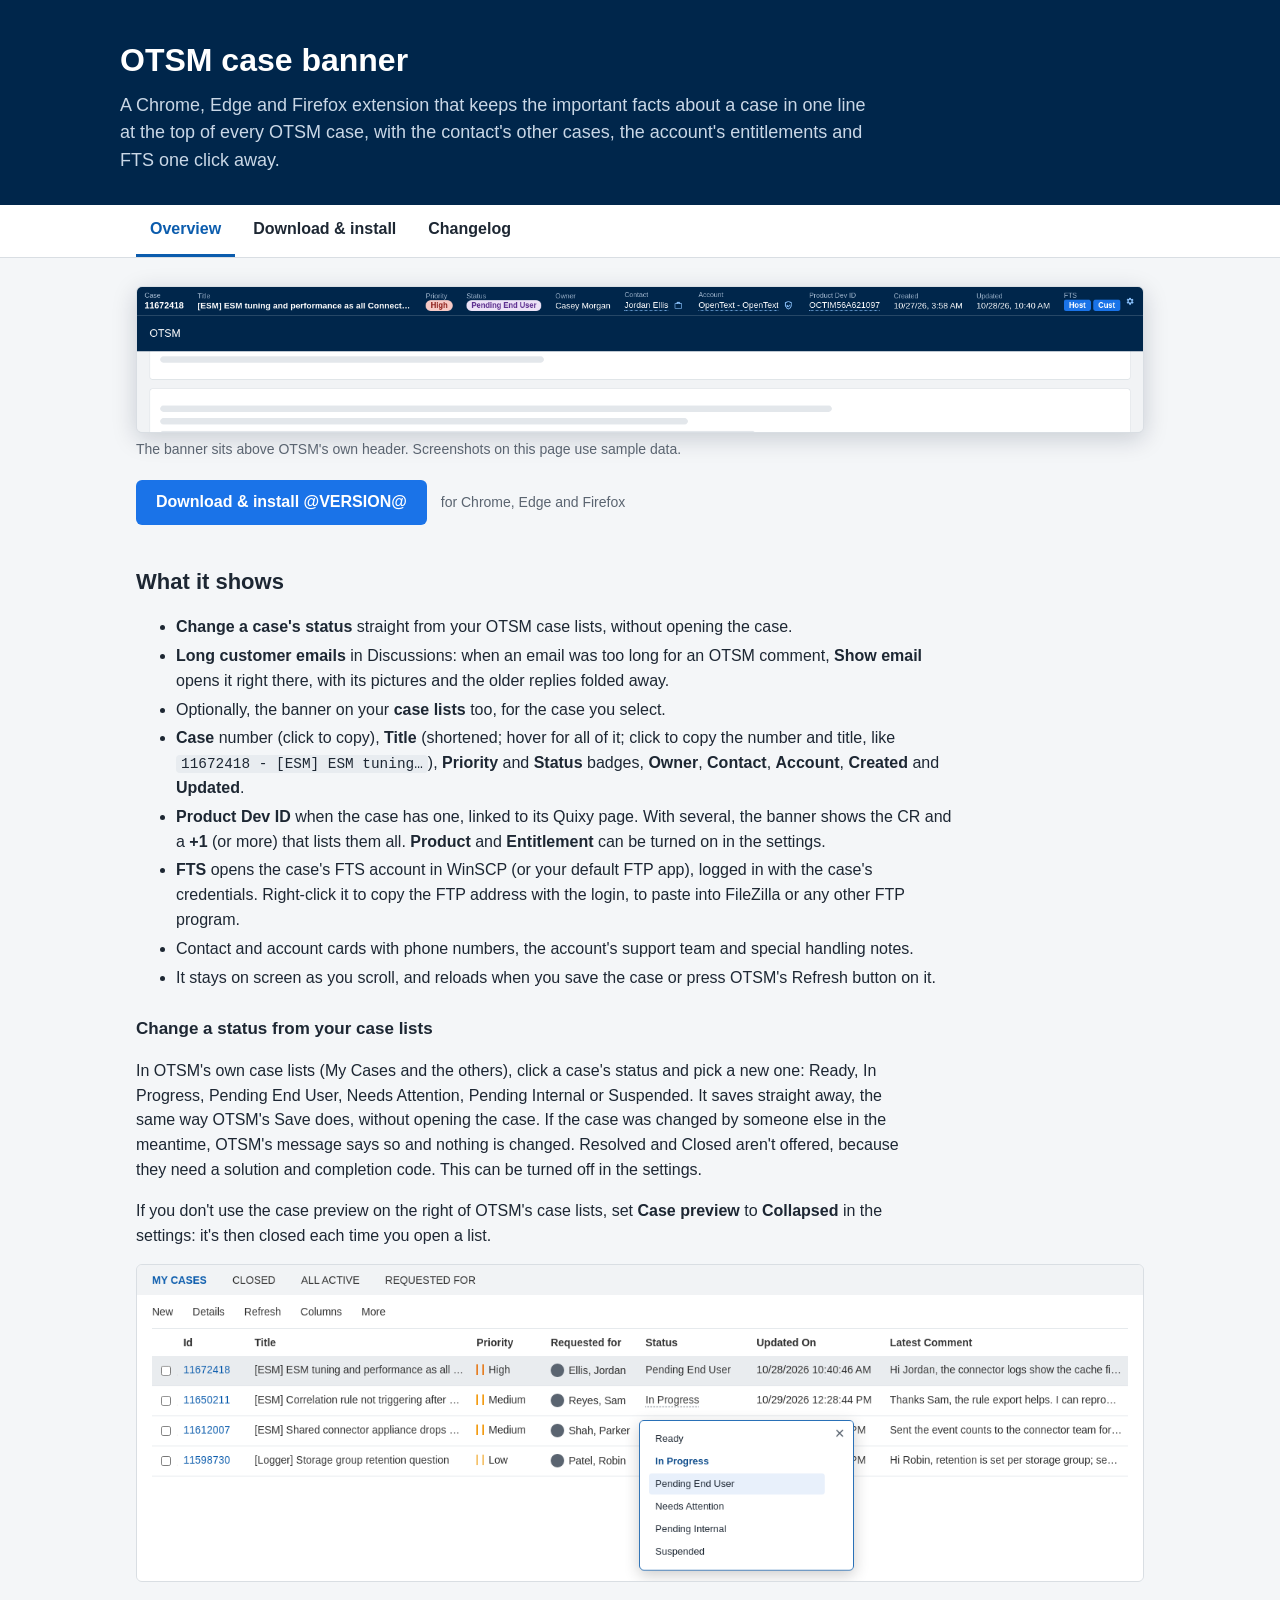
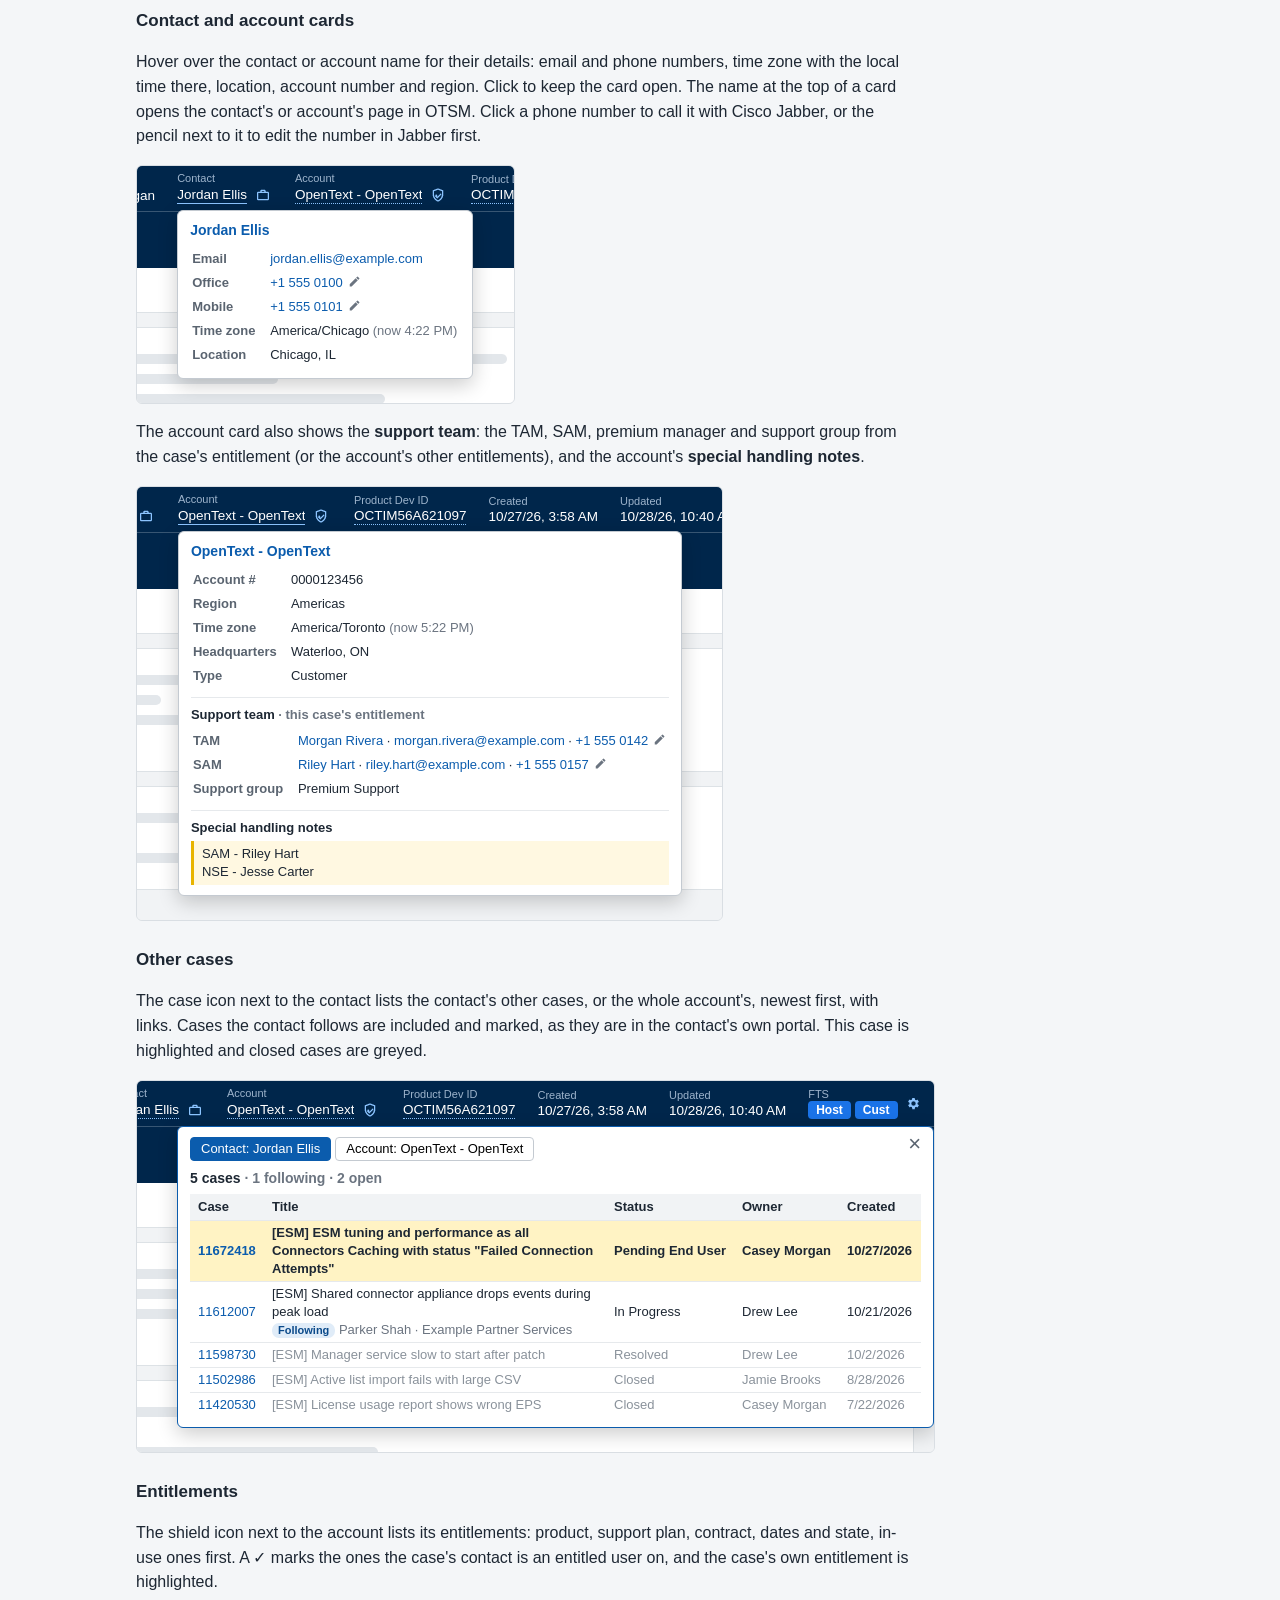
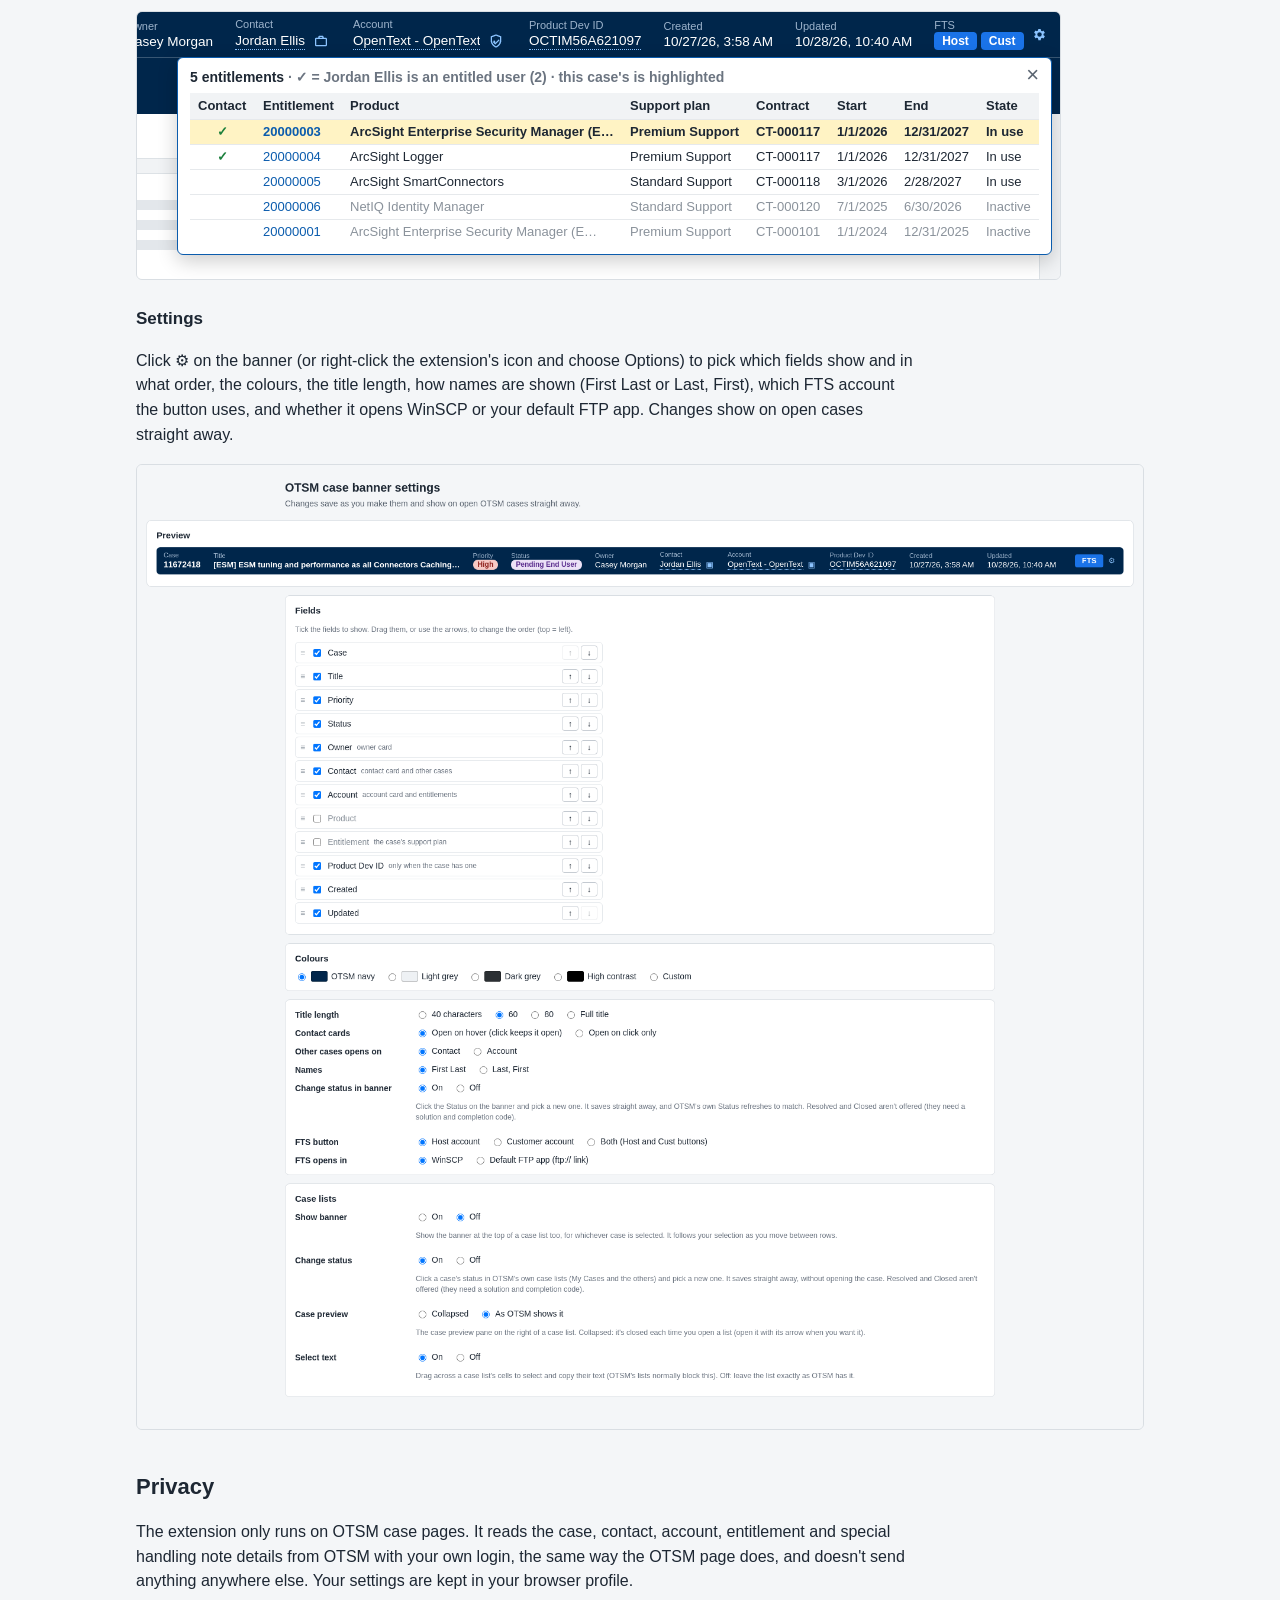
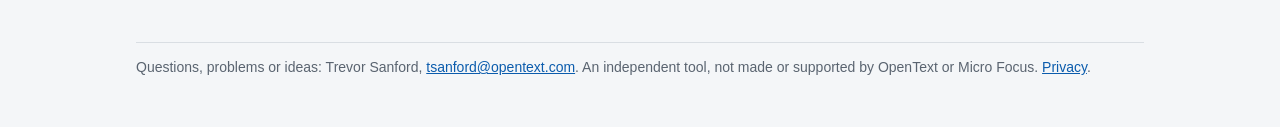
<file: site/index.html>
<!doctype html>
<html lang="en">
<head>
<meta charset="utf-8">
<meta name="viewport" content="width=device-width, initial-scale=1">
<title>OTSM case banner</title>
<meta name="description" content="A Chrome, Edge and Firefox extension that puts a one-line case summary at the top of every OTSM (SMAX) case.">
<style>
  :root { --navy: #00264b; --ink: #1d2733; --dim: #5a6470; --line: #d9dee3; --link: #0b5cad; --bg: #f4f6f8; }
  * { box-sizing: border-box; }
  body { margin: 0; background: var(--bg); color: var(--ink); font: 16px/1.55 "Segoe UI", Roboto, Arial, sans-serif; }
  header { background: var(--navy); color: #fff; padding: 36px 16px 30px; }
  header .wrap, main { max-width: 1040px; margin: 0 auto; }
  header h1 { margin: 0 0 6px; font-size: 32px; font-weight: 600; }
  header p { margin: 0; color: #c9d7e6; font-size: 18px; max-width: 760px; }
  main { padding: 0 16px 48px; }
  h2 { font-size: 22px; margin: 40px 0 10px; }
  h3 { font-size: 17px; margin: 26px 0 6px; }
  p, li { max-width: 780px; }
  a { color: var(--link); }
  code, kbd { font-family: Consolas, "Liberation Mono", monospace; font-size: .9em; background: #e8ecf0; padding: 1px 5px; border-radius: 4px; }
  figure { margin: 14px 0 6px; }
  figure img { display: block; max-width: 100%; height: auto; border: 1px solid var(--line); border-radius: 6px; background: #fff; }
  figcaption { color: var(--dim); font-size: 14px; margin-top: 6px; }
  .hero { margin-top: 20px; }
  .hero img { box-shadow: 0 6px 24px rgba(0, 20, 50, .18); }
  .download { display: flex; flex-wrap: wrap; align-items: center; gap: 12px 20px; background: #fff; border: 1px solid var(--line); border-radius: 8px; padding: 18px 20px; margin: 28px 0 0; }
  .btn { display: inline-block; background: #1a73e8; color: #fff; text-decoration: none; font-weight: 600; padding: 10px 20px; border-radius: 6px; }
  .btn:hover { background: #3b8bf0; }
  .download .meta { color: var(--dim); font-size: 14px; }
  ol li, ul li { margin: 4px 0; }
  .note { background: #fff; border-left: 4px solid #1a73e8; padding: 10px 14px; border-radius: 0 6px 6px 0; max-width: 780px; }
  @media (max-width: 760px) { header h1 { font-size: 26px; } nav.tabs a { padding: 12px 8px; } }
  nav.tabs { background: #fff; border-bottom: 1px solid var(--line); position: sticky; top: 0; z-index: 5; }
  nav.tabs .wrap { max-width: 1040px; margin: 0 auto; padding: 0 16px; display: flex; gap: 4px; overflow-x: auto; }
  nav.tabs a { padding: 12px 14px; color: var(--ink); text-decoration: none; font-weight: 600; border-bottom: 3px solid transparent; white-space: nowrap; }
  nav.tabs a:hover { color: var(--link); }
  nav.tabs a.on { color: var(--link); border-bottom-color: var(--link); }
  section.tab { padding-top: 8px; }
  .getit { display: flex; flex-wrap: wrap; align-items: center; gap: 8px 14px; margin: 20px 0 0; }
  .getit .meta { color: var(--dim); font-size: 14px; }
  .changes dt { font-weight: 700; font-size: 17px; margin-top: 22px; }
  .changes dt span { font-weight: 400; color: var(--dim); font-size: 14px; margin-left: 8px; }
  .changes dd { margin: 4px 0 0; }
  .changes ul { margin: 4px 0; padding-left: 22px; }
  footer { color: var(--dim); font-size: 14px; border-top: 1px solid var(--line); margin-top: 48px; padding-top: 14px; }
</style>
</head>
<body>
<header>
  <div class="wrap">
    <h1>OTSM case banner</h1>
    <p>A Chrome, Edge and Firefox extension that keeps the important facts about a case in one line at the top of every OTSM case,
      with the contact's other cases, the account's entitlements and FTS one click away.</p>
  </div>
</header>
<nav class="tabs" aria-label="Sections">
  <div class="wrap">
    <a href="#overview" data-tab="overview">Overview</a>
    <a href="#install" data-tab="install">Download &amp; install</a>
    <a href="#changelog" data-tab="changelog">Changelog</a>
  </div>
</nav>
<main>
<section id="tab-overview" class="tab">
  <figure class="hero">
    <img src="img/banner.png" width="1600" height="230" alt="The banner above an OTSM case: case number, title, High priority, Pending End User status, owner, contact, account, Product Dev ID, created and updated dates, and FTS Host and Cust buttons">
    <figcaption>The banner sits above OTSM's own header. Screenshots on this page use sample data.</figcaption>
  </figure>

  <p class="getit"><a class="btn" href="#install">Download &amp; install @VERSION@</a> <span class="meta">for Chrome, Edge and Firefox</span></p>


  <h2>What it shows</h2>
  <ul>
    <li><b>Change a case's status</b> straight from your OTSM case lists, without opening the case.</li>
    <li><b>Long customer emails</b> in Discussions: when an email was too long for an OTSM comment, <b>Show email</b> opens it right there, with its pictures and the older replies folded away.</li>
    <li>Optionally, the banner on your <b>case lists</b> too, for the case you select.</li>
    <li><b>Case</b> number (click to copy), <b>Title</b> (shortened; hover for all of it; click to copy the number and title, like <code>11672418 - [ESM] ESM tuning…</code>), <b>Priority</b> and <b>Status</b> badges, <b>Owner</b>, <b>Contact</b>, <b>Account</b>, <b>Created</b> and <b>Updated</b>.</li>
    <li><b>Product Dev ID</b> when the case has one, linked to its Quixy page. With several, the banner shows the CR and a <b>+1</b> (or more) that lists them all. <b>Product</b> and <b>Entitlement</b> can be turned on in the settings.</li>
    <li><b>FTS</b> opens the case's FTS account in WinSCP (or your default FTP app), logged in with the case's credentials.
      Right-click it to copy the FTP address with the login, to paste into FileZilla or any other FTP program.</li>
    <li>Contact and account cards with phone numbers, the account's support team and special handling notes.</li>
    <li>It stays on screen as you scroll, and reloads when you save the case or press OTSM's Refresh button on it.</li>
  </ul>

  <h3>Change a status from your case lists</h3>
  <p>In OTSM's own case lists (My Cases and the others), click a case's status and pick a new one: Ready, In Progress,
    Pending End User, Needs Attention, Pending Internal or Suspended. It saves straight away, the same way OTSM's Save does,
    without opening the case. If the case was changed by someone else in the meantime, OTSM's message says so and nothing
    is changed. Resolved and Closed aren't offered, because they need a solution and completion code. This can be turned off in the settings.</p>
  <p>If you don't use the case preview on the right of OTSM's case lists, set <b>Case preview</b> to <b>Collapsed</b> in the
    settings: it's then closed each time you open a list.</p>
  <figure><a href="img/status-list.png"><img src="img/status-list.png" alt="An OTSM case list with the status menu open on one case: Ready, In Progress (current), Pending End User, Needs Attention, Pending Internal and Suspended"></a></figure>

  <h3>Contact and account cards</h3>
  <p>Hover over the contact or account name for their details: email and phone numbers, time zone with the local time there,
    location, account number and region. Click to keep the card open. The name at the top of a card opens the contact's or
    account's page in OTSM. Click a phone number to call it with Cisco Jabber, or the pencil next to it to edit the number in Jabber first.</p>
  <figure><a href="img/contact-card.png"><img src="img/contact-card.png" alt="Contact card with email, office and mobile numbers, time zone and location"></a></figure>
  <p>The account card also shows the <b>support team</b>: the TAM, SAM, premium manager and support group from the case's
    entitlement (or the account's other entitlements), and the account's <b>special handling notes</b>.</p>
  <figure><a href="img/account-card.png"><img src="img/account-card.png" alt="Account card with account number, region, time zone, a support team of TAM, SAM and support group, and a special handling note"></a></figure>

  <h3>Other cases</h3>
  <p>The case icon next to the contact lists the contact's other cases, or the whole account's, newest first, with links.
    Cases the contact follows are included and marked, as they are in the contact's own portal. This case is highlighted
    and closed cases are greyed.</p>
  <figure><a href="img/cases.png"><img src="img/cases.png" alt="Popup listing the contact's cases, including one they follow from another account, with case number, title, status, owner and created date"></a></figure>

  <h3>Entitlements</h3>
  <p>The shield icon next to the account lists its entitlements: product, support plan, contract, dates and state, in-use ones first.
    A ✓ marks the ones the case's contact is an entitled user on, and the case's own entitlement is highlighted.</p>
  <figure><a href="img/entitlements.png"><img src="img/entitlements.png" alt="Popup listing entitlements with a contact check mark, entitlement number, product, support plan, contract, start, end and state"></a></figure>

  <h3>Settings</h3>
  <p>Click ⚙ on the banner (or right-click the extension's icon and choose Options) to pick which fields show and in what order,
    the colours, the title length, how names are shown (First Last or Last, First), which FTS account the button uses, and whether it opens WinSCP or your default FTP app.
    Changes show on open cases straight away.</p>
  <figure><a href="img/settings.png"><img src="img/settings.png" alt="The settings page: a live preview, the list of fields with tick boxes and arrows, colour choices and other options"></a></figure>

  <h2>Privacy</h2>
  <p>The extension only runs on OTSM case pages. It reads the case, contact, account, entitlement and special handling note details from OTSM with your own login,
    the same way the OTSM page does, and doesn't send anything anywhere else. Your settings are kept in your browser profile.</p>

</section>

<section id="tab-install" class="tab">
  <h2>Download &amp; install</h2>
  <div class="download">
    <a class="btn" href="https://chromewebstore.google.com/detail/otsm-case-banner/fckpfmohfmcgmebohegojfijahcbkiip">Chrome or Edge: add from the Web Store</a>
    <a class="btn" href="otsm-banner-@VERSION@.xpi">Firefox: add @VERSION@</a>
    <span class="meta">@DATE@ · Windows, Mac or Linux · <a href="https://github.com/TitanXV4000/otsm-banner">Source on GitHub</a></span>
  </div>

  <h3>Firefox</h3>
  <ol>
    <li>Click <b>Firefox: add</b> above, then <b>Continue to Installation</b> and <b>Add</b>.</li>
    <li>Open or refresh an OTSM case. The banner appears at the top.</li>
  </ol>
  <p>Firefox installs new versions by itself (it checks about once a day). To check now: <code>about:addons</code>, the gear
    icon, <b>Check for Updates</b>.</p>

  <h3>Chrome or Edge</h3>
  <p>Install it from the Chrome Web Store, so new versions update by themselves:</p>
  <ol>
    <li>Click <b>Chrome or Edge: add from the Web Store</b> above, then <b>Add to Chrome</b> (or <b>Add to Edge</b>) and confirm.
      <br><span class="meta">Edge may first say the extension is from another store &mdash; click <b>Allow</b>, then add it.</span></li>
    <li>Open or refresh an OTSM case. The banner appears at the top.</li>
  </ol>
  <p>The listing is unlisted, so the button above (or the
    <a href="https://chromewebstore.google.com/detail/otsm-case-banner/fckpfmohfmcgmebohegojfijahcbkiip">store page</a>)
    is the only way to reach it &mdash; it won't come up in a Web Store search.</p>
  <p><b>Already running the folder version?</b> Open <code>chrome://extensions</code> (or <code>edge://extensions</code>), click
    <b>Remove</b> on the old OTSM case banner, then add it from the store above. Your settings don't carry over to the store
    copy, so set them again with the banner's gear icon.</p>

  <p><b>Prefer not to use the store?</b> You can still load it from a folder:</p>
  <ol>
    <li>Download the zip (<a href="otsm-banner-@VERSION@.zip" download>otsm-banner @VERSION@</a>) and extract it somewhere you'll keep it,
      such as <code>Documents\otsm-banner</code>. The browser runs the extension from that folder, so don't delete it.</li>
    <li>Open <code>chrome://extensions</code> in Chrome, or <code>edge://extensions</code> in Edge.</li>
    <li>Turn on <b>Developer mode</b> (top right in Chrome, on the left in Edge).</li>
    <li>Click <b>Load unpacked</b> and pick the <code>otsm-banner</code> folder (the one with <code>manifest.json</code> in it).</li>
    <li>Open or refresh an OTSM case. The banner appears at the top.</li>
  </ol>
  <p>To update the folder version: download the new zip and extract it over the old folder, replacing the files. Then click the
    reload arrow on the OTSM case banner card on the extensions page, and refresh your OTSM tabs.</p>

  <h3>FTS</h3>
  <p>The FTS button needs <a href="https://winscp.net/">WinSCP</a> installed. The first time, the browser asks whether to open WinSCP;
    tick the box to always allow it, so it doesn't ask again.</p>
  <p>To use another FTP program, set <b>FTS opens in</b> to <b>Default FTP app</b>: the button then opens whatever Windows has set
    for FTP links. Or right-click the FTS button to copy the address and paste it into your FTP program (in FileZilla, into the
    Quickconnect <b>Host</b> box).</p>

</section>

<section id="tab-changelog" class="tab">
  <h2>Changelog</h2>
  <dl class="changes">
    <dt>1.8.0 <span>@DATE@</span></dt>
    <dd><ul>
      <li>Long customer emails: when an email was too long for an OTSM comment, OTSM adds "The Email Attachment" instead. A <b>Show email</b> button next to it now opens the email right there in Discussions: who it's from and to, the date and subject, the message with its pictures, and any attachments. Older replies are folded behind <b>Show quoted text</b>.</li>
      <li>The banner on case lists (Settings, Case lists, <b>Show banner</b>; off by default): it shows the case you select, and goes blank when no case or several are selected.</li>
      <li>Select and copy text in OTSM's case lists by dragging across it, which OTSM normally blocks (Settings, Case lists, <b>Select text</b>; on by default).</li>
      <li>After you change the status from the banner, OTSM's own Status updates to match, also when you made the change on another tab such as Discussions. It's skipped when you have unsaved edits on the case.</li>
      <li>New setting <b>Change status in banner</b>, separate from changing the status in case lists. If you had turned Change status off, both stay off.</li>
      <li>After a save, the banner waits a moment for OTSM to catch up, so it no longer shows the old owner.</li>
      <li>No more "Extension context invalidated" errors on pages left open while the extension updates.</li>
    </ul></dd>
    <dt>1.7.9 <span>November 11, 2026</span></dt>
    <dd><ul>
      <li>Change a case's status from the banner: click the Status and pick a new one, the same as from OTSM's case lists (on by default; the same "Change status" setting turns both off).</li>
      <li>Hover the owner's name for a card with their job title, email, phone numbers, time zone, location and manager.</li>
      <li>Hover the created date to see who created the case, and the modified date to see who last changed it.</li>
      <li>When a case has several Product Dev IDs, the banner shows the change request with a <code>+N</code> you can click for the rest.</li>
    </ul></dd>
    <dt>1.7.8 <span>November 2, 2026</span></dt>
    <dd><ul>
      <li>Dates and times follow your browser's language (for example 27/10/2026, 03:58 in English (UK)) instead of always the US format.</li>
    </ul></dd>
    <dt>1.7.7 <span>October 30, 2026</span></dt>
    <dd><ul>
      <li>The banner updates after you save the case (Save, Save &amp; close or Ctrl+S), once OTSM has the change.</li>
      <li>When your OTSM session has timed out, the banner says so, with a Reload to sign in button.</li>
    </ul></dd>
    <dt>1.7.6 <span>October 30, 2026</span></dt>
    <dd><ul>
      <li>Click the title to copy the case number and title, like <code>11672418 - [ESM] ESM tuning…</code>.</li>
      <li>The extension has an icon.</li>
    </ul></dd>
    <dt>1.7.4 <span>October 29, 2026</span></dt>
    <dd><ul>
      <li>Fixed: the banner sometimes didn't show after moving to a case from another part of OTSM until the page was refreshed (F5).</li>
      <li>Fixed: Chrome and Edge no longer ask to "Access other devices on your local network". Product Dev ID links now open Quixy in a new tab from the extension.</li>
    </ul></dd>
    <dt>1.7.3 <span>October 29, 2026</span></dt>
    <dd><ul>
      <li>Setting: start case lists with OTSM's case preview pane collapsed (Settings, Case lists, Case preview).</li>
    </ul></dd>
    <dt>1.7.2 <span>October 29, 2026</span></dt>
    <dd><ul>
      <li>Firefox: install with one click from this page; Firefox installs new versions by itself.</li>
      <li>Right-click the FTS button to copy the FTP address (replaces the copy icon).</li>
    </ul></dd>
    <dt>1.7.1 <span>October 29, 2026</span></dt>
    <dd><ul>
      <li>Change a case's status from OTSM's own case lists: click the status and pick a new one (on by default; can be turned off in the settings).</li>
      <li>In a narrow window the title shrinks first, then the title and account together, then a long contact name.</li>
      <li>The settings page shows the version.</li>
    </ul></dd>
    <dt>1.6.0 <span>October 29, 2026</span></dt>
    <dd><ul>
      <li>Phone numbers call with Cisco Jabber; the pencil next to a number opens it in Jabber to edit before calling.</li>
    </ul></dd>
    <dt>1.5.1 <span>October 29, 2026</span></dt>
    <dd><ul>
      <li>Setting: FTS opens in WinSCP or your default FTP app.</li>
      <li>Copy the FTS address for FileZilla or other FTP programs.</li>
    </ul></dd>
    <dt>1.3.1 <span>October 29, 2026</span></dt>
    <dd><ul>
      <li>The account card shows the support team (TAM, SAM, premium manager, support group) and special handling notes.</li>
      <li>The names at the top of the contact and account cards open their OTSM pages.</li>
      <li>The contact's other cases include cases they follow, as their portal shows them.</li>
    </ul></dd>
    <dt>1.2.6 <span>October 29, 2026</span></dt>
    <dd><ul>
      <li>First version on this page: the one-line banner, contact and account cards, the contact's and account's other cases,
        the account's entitlements, FTS in WinSCP, Product Dev ID linked to Quixy, and settings for fields, order, colours,
        title length, names and FTS.</li>
    </ul></dd>
  </dl>
</section>

  <footer>Questions, problems or ideas: Trevor Sanford, <a href="mailto:tsanford@opentext.com">tsanford@opentext.com</a>. An independent tool, not made or supported by OpenText or Micro Focus. <a href="privacy.html">Privacy</a>.</footer>
</main>
<script>
  // Tabs: show the section named in the address (#install, #changelog), Overview otherwise. Without script all show.
  (() => {
    const tabs = [...document.querySelectorAll('nav.tabs a')];
    const show = () => {
      const id = ['overview', 'install', 'changelog'].includes(location.hash.slice(1)) ? location.hash.slice(1) : 'overview';
      document.querySelectorAll('section.tab').forEach(s => { s.hidden = s.id !== 'tab-' + id; });
      tabs.forEach(a => a.classList.toggle('on', a.dataset.tab === id));
      window.scrollTo(0, 0);
    };
    window.addEventListener('hashchange', show);
    show();
  })();
</script>
</body>
</html>
</file>
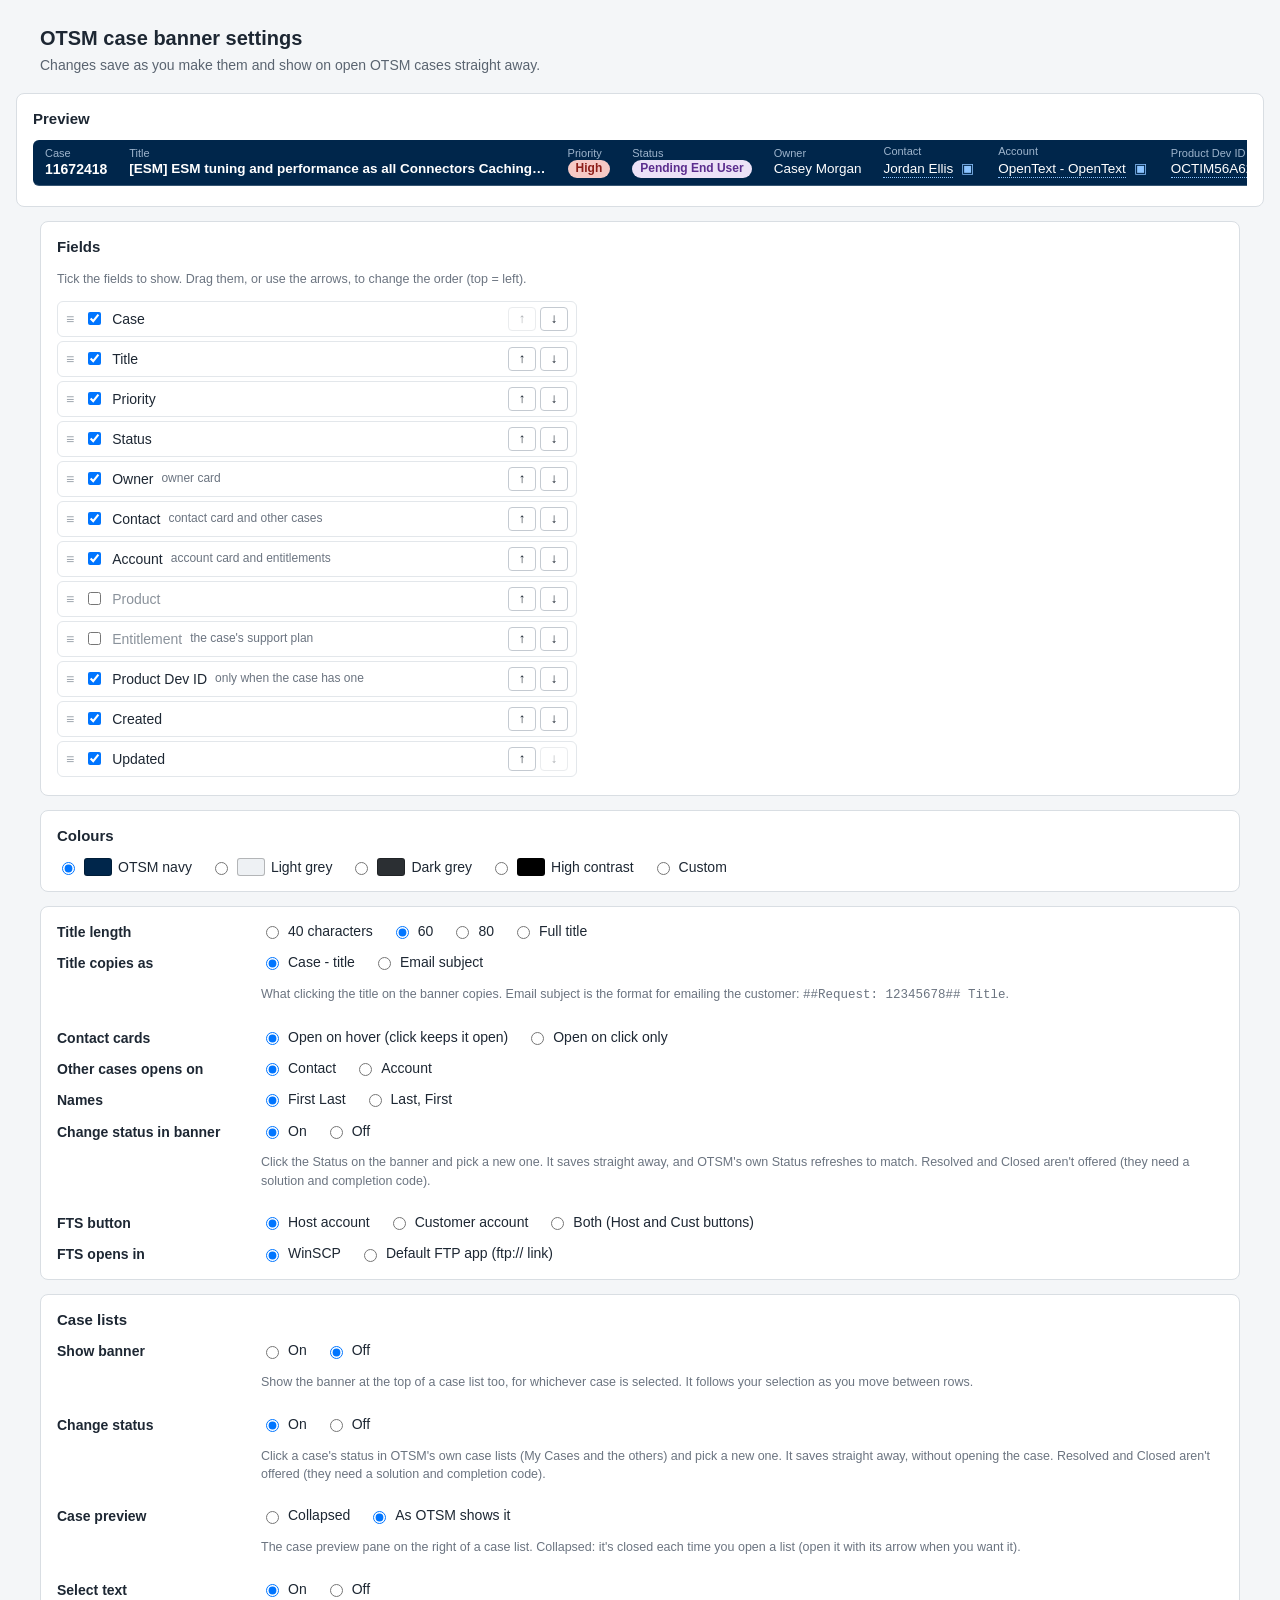
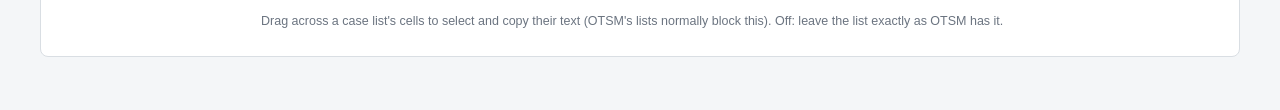
<file: extension/options.html>
<!doctype html>
<html lang="en">
<head>
<meta charset="utf-8">
<title>OTSM case banner settings</title>
<link rel="stylesheet" href="banner.css">
<style>
  body { margin: 0; background: #f4f6f8; color: #1d2733; font: 14px/1.45 "Segoe UI", Roboto, Arial, sans-serif; }
  main { max-width: 1200px; margin: 0 auto; padding: 0 16px 40px; }
  main:first-of-type { padding: 20px 16px 0; }
  h1 { font-size: 20px; margin: 4px 0 2px; }
  .sub { color: #5a6470; margin: 0 0 18px; }
  .version { font-size: 14px; font-weight: 400; color: #6b7480; margin-left: 6px; }
  section { background: #fff; border: 1px solid #d9dee3; border-radius: 8px; padding: 14px 16px; margin: 0 0 14px; }
  h2 { font-size: 15px; margin: 0 0 10px; }
  .hint { color: #6b7480; font-size: 12.5px; }
  /* Preview: the real banner styles, but in the page instead of fixed at the top */
  /* The preview uses the page's full width (the banner spans the whole window on OTSM); if it's still too wide,
     it scrolls, with the scrollbar below the banner rather than over it */
  section.preview { margin: 0 16px 14px; }
  .preview-scroll { overflow-x: auto; padding-bottom: 6px; margin-top: 4px; }
  #otsmb.otsmb-preview { position: static; height: 46px; border-radius: 6px; min-width: max-content; }
  /* Fields list */
  ul.fields { list-style: none; margin: 0; padding: 0; max-width: 520px; }
  ul.fields li { display: flex; align-items: center; gap: 10px; padding: 5px 8px; border: 1px solid #e3e7eb; border-radius: 6px; margin-bottom: 4px; background: #fff; cursor: grab; }
  ul.fields li.dragging { opacity: .4; }
  ul.fields li.over { border-color: #0b5cad; box-shadow: 0 -2px 0 #0b5cad; }
  ul.fields li label { flex: 1; display: flex; align-items: center; gap: 8px; cursor: pointer; }
  ul.fields li .note { color: #6b7480; font-size: 12px; }
  ul.fields li.off label span:first-of-type { color: #8a929b; }
  .arrows button { border: 1px solid #c4cad1; background: #fff; border-radius: 4px; width: 28px; height: 24px; cursor: pointer; color: #1d2733; }
  .arrows button:disabled { opacity: .35; cursor: default; }
  .grip { color: #a0a8b0; cursor: grab; user-select: none; }
  /* Choices */
  .choices { display: flex; flex-wrap: wrap; gap: 8px 18px; }
  .choices label { display: flex; align-items: center; gap: 6px; cursor: pointer; }
  .swatch { display: inline-block; width: 26px; height: 16px; border-radius: 3px; border: 1px solid rgba(0,0,0,.25); vertical-align: middle; }
  .custom { display: flex; gap: 16px; align-items: center; margin-top: 10px; }
  .custom input[type=color] { width: 44px; height: 28px; padding: 0; border: 1px solid #c4cad1; border-radius: 4px; background: none; }
  .row { display: grid; grid-template-columns: 190px 1fr; gap: 10px 14px; align-items: start; }
  .row > div:nth-child(odd) { font-weight: 600; padding-top: 1px; }
  #saved { position: fixed; right: 16px; bottom: 16px; background: #1b7f3b; color: #fff; padding: 6px 12px; border-radius: 6px; opacity: 0; transition: opacity .3s; }
  #saved.show { opacity: 1; }
  @media (max-width: 600px) { .row { grid-template-columns: 1fr; } }
</style>
</head>
<body>
<main>
  <h1>OTSM case banner settings <span id="version" class="version"></span></h1>
  <p class="sub">Changes save as you make them and show on open OTSM cases straight away.</p>
</main>
<section class="preview">
  <h2>Preview</h2>
  <div class="preview-scroll"><div id="otsmb" class="otsmb-preview"></div></div>
</section>
<main>
  <section>
    <h2>Fields</h2>
    <p class="hint">Tick the fields to show. Drag them, or use the arrows, to change the order (top = left).</p>
    <ul class="fields" id="fields"></ul>
  </section>

  <section>
    <h2>Colours</h2>
    <div class="choices" id="colors"></div>
    <div class="custom" id="custom">
      <label>Background <input type="color" id="customBg"></label>
      <label>Text <input type="color" id="customFg"></label>
    </div>
  </section>

  <section>
    <div class="row">
      <div>Title length</div>
      <div class="choices" id="titleMax"></div>
      <div>Title copies as</div>
      <div>
        <div class="choices" id="titleCopy"></div>
        <p class="hint">What clicking the title on the banner copies. Email subject is the format for emailing the
          customer: <code>##Request: 12345678## Title</code>.</p>
      </div>
      <div>Contact cards</div>
      <div class="choices" id="cardsOnHover"></div>
      <div>Other cases opens on</div>
      <div class="choices" id="casesTab"></div>
      <div>Names</div>
      <div class="choices" id="names"></div>
      <div>Change status in banner</div>
      <div>
        <div class="choices" id="bannerStatusEdit"></div>
        <p class="hint">Click the Status on the banner and pick a new one. It saves straight away, and OTSM's own Status
          refreshes to match. Resolved and Closed aren't offered (they need a solution and completion code).</p>
      </div>
      <div>FTS button</div>
      <div class="choices" id="fts"></div>
      <div>FTS opens in</div>
      <div class="choices" id="ftsApp"></div>
    </div>
  </section>
  <section>
    <h2>Case lists</h2>
    <div class="row">
      <div>Show banner</div>
      <div>
        <div class="choices" id="listBanner"></div>
        <p class="hint">Show the banner at the top of a case list too, for whichever case is selected. It follows your
          selection as you move between rows.</p>
      </div>
      <div>Change status</div>
      <div>
        <div class="choices" id="statusEdit"></div>
        <p class="hint">Click a case's status in OTSM's own case lists (My Cases and the others) and pick a new one. It saves straight away, without opening the case. Resolved and Closed aren't offered (they need
          a solution and completion code).</p>
      </div>
      <div>Case preview</div>
      <div>
        <div class="choices" id="collapsePreview"></div>
        <p class="hint">The case preview pane on the right of a case list. Collapsed: it's closed each time you open a list
          (open it with its arrow when you want it).</p>
      </div>
      <div>Select text</div>
      <div>
        <div class="choices" id="listSelect"></div>
        <p class="hint">Drag across a case list's cells to select and copy their text (OTSM's lists normally block this).
          Off: leave the list exactly as OTSM has it.</p>
      </div>
    </div>
  </section>
</main>
<div id="saved">Saved</div>
<script src="settings.js"></script>
<script src="options.js"></script>
</body>
</html>
</file>
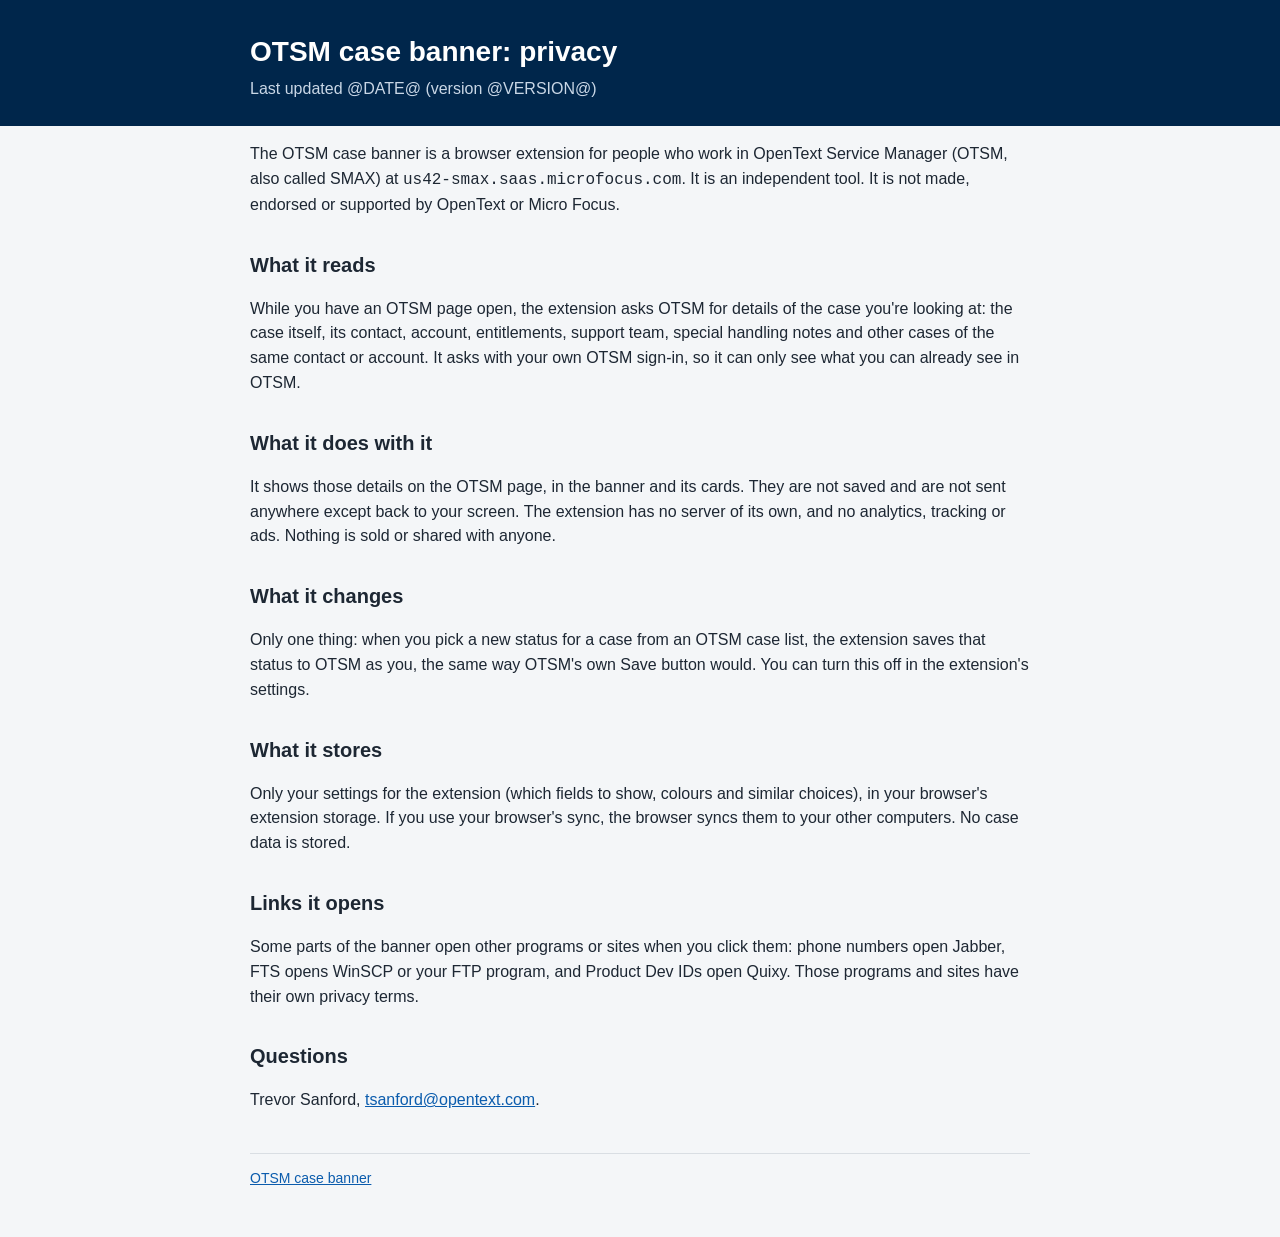
<file: site/privacy.html>
<!doctype html>
<html lang="en">
<head>
<meta charset="utf-8">
<meta name="viewport" content="width=device-width, initial-scale=1">
<title>OTSM case banner privacy</title>
<meta name="description" content="Privacy policy for the OTSM case banner browser extension.">
<style>
  :root { --navy: #00264b; --ink: #1d2733; --dim: #5a6470; --line: #d9dee3; --link: #0b5cad; --bg: #f4f6f8; }
  body { margin: 0; background: var(--bg); color: var(--ink); font: 16px/1.55 "Segoe UI", Roboto, Arial, sans-serif; }
  header { background: var(--navy); color: #fff; padding: 30px 16px 24px; }
  header .wrap, main { max-width: 780px; margin: 0 auto; }
  header h1 { margin: 0; font-size: 28px; font-weight: 600; }
  header p { margin: 4px 0 0; color: #c9d7e6; }
  main { padding: 0 16px 48px; }
  h2 { font-size: 20px; margin: 32px 0 8px; }
  a { color: var(--link); }
  footer { color: var(--dim); font-size: 14px; border-top: 1px solid var(--line); margin-top: 40px; padding-top: 14px; }
</style>
</head>
<body>
<header><div class="wrap"><h1>OTSM case banner: privacy</h1><p>Last updated @DATE@ (version @VERSION@)</p></div></header>
<main>
  <p>The OTSM case banner is a browser extension for people who work in OpenText Service Manager (OTSM, also called SMAX)
  at <code>us42-smax.saas.microfocus.com</code>. It is an independent tool. It is not made, endorsed or supported by
  OpenText or Micro Focus.</p>

  <h2>What it reads</h2>
  <p>While you have an OTSM page open, the extension asks OTSM for details of the case you're looking at: the case
  itself, its contact, account, entitlements, support team, special handling notes and other cases of the same contact
  or account. It asks with your own OTSM sign-in, so it can only see what you can already see in OTSM.</p>

  <h2>What it does with it</h2>
  <p>It shows those details on the OTSM page, in the banner and its cards. They are not saved and are not sent anywhere
  except back to your screen. The extension has no server of its own, and no analytics, tracking or ads. Nothing is
  sold or shared with anyone.</p>

  <h2>What it changes</h2>
  <p>Only one thing: when you pick a new status for a case from an OTSM case list, the extension saves that status to
  OTSM as you, the same way OTSM's own Save button would. You can turn this off in the extension's settings.</p>

  <h2>What it stores</h2>
  <p>Only your settings for the extension (which fields to show, colours and similar choices), in your browser's
  extension storage. If you use your browser's sync, the browser syncs them to your other computers. No case data is
  stored.</p>

  <h2>Links it opens</h2>
  <p>Some parts of the banner open other programs or sites when you click them: phone numbers open Jabber, FTS opens
  WinSCP or your FTP program, and Product Dev IDs open Quixy. Those programs and sites have their own privacy terms.</p>

  <h2>Questions</h2>
  <p>Trevor Sanford, <a href="mailto:tsanford@opentext.com">tsanford@opentext.com</a>.</p>

  <footer><a href="./">OTSM case banner</a></footer>
</main>
</body>
</html>
</file>
<file: extension/banner.css>
/* OTSM case banner. Everything is prefixed otsmb so it can't clash with SMAX's own styles. */
#otsmb {
  position: fixed; top: 0; left: 0; right: 0; z-index: 1035;
  height: var(--otsmb-h); box-sizing: border-box; padding: 0 12px;
  display: flex; align-items: center; gap: 22px; white-space: nowrap; overflow: hidden;
  background: var(--otsmb-bg, #00264b); color: var(--otsmb-fg, #fff); border-bottom: 1px solid var(--otsmb-line, rgba(255,255,255,.22));   /* colours from the settings (default OTSM's header navy) */
  font: 13px/1.3 "Segoe UI", Roboto, Arial, sans-serif;
}
html.otsmb-on { --otsmb-h: 46px; }
/* Push SMAX down below the banner: the page itself, its fixed navy header and the compact case header it shows once scrolled */
html.otsmb-on body { padding-top: var(--otsmb-h) !important; }
html.otsmb-on .navbar-fixed-top { top: var(--otsmb-h) !important; }
html.otsmb-on .pl-entity-page-minimized-header { top: calc(56px + var(--otsmb-h)) !important; }
/* A case list's whole UI (view tabs, filters, toolbar, grid) is absolutely positioned below the navy nav; move it below
   the banner too, or the banner-shifted nav covers its top row (the MY CASES / CLOSED / ID view tabs). SMAX sets its top
   inline (56px, 138px while the header search is open), so add the banner as a margin instead of overriding top */
html.otsmb-on .grid-page-layout { margin-top: var(--otsmb-h) !important; }

/* When the window is narrow the title gives up room, then title and account together, then the contact (fit() in banner.js) */
#otsmb .otsmb-col { display: flex; flex-direction: column; justify-content: center; min-width: 0; flex: none; }
#otsmb .otsmb-grow { flex: 0 1 auto; min-width: 80px; }
#otsmb.otsmb-measure .otsmb-grow { flex: none !important; width: auto !important; }
#otsmb .otsmb-col-account .otsmb-value, #otsmb .otsmb-col-contact .otsmb-value { overflow: hidden; }
#otsmb .otsmb-label { font-size: 11px; color: var(--otsmb-label, #9db4cc); line-height: 1.2; }
#otsmb .otsmb-value { display: flex; align-items: center; gap: 3px 6px; min-width: 0; font-size: 13.5px; }
#otsmb .otsmb-value > * { min-width: 0; }
#otsmb .otsmb-id { font-weight: 700; font-size: 14px; cursor: copy; }
#otsmb .otsmb-copied { opacity: .55; }
#otsmb .otsmb-copyable { cursor: copy; }
#otsmb a.otsmb-link { color: inherit; border-bottom: 1px dotted var(--otsmb-icon, #8cc4ff); text-decoration: none; cursor: pointer; }
#otsmb .otsmb-title { font-weight: 600; overflow: hidden; text-overflow: ellipsis; }
#otsmb .otsmb-actions { margin-left: auto; display: flex; align-items: center; gap: 6px; flex: none; }
#otsmb .otsmb-dim { color: var(--otsmb-label, #9db4cc); }
#otsmb .otsmb-err { color: #ffb4ab; }
#otsmb .otsmb-name { color: inherit; cursor: pointer; border-bottom: 1px dotted var(--otsmb-icon, #8cc4ff); overflow: hidden; text-overflow: ellipsis; }
#otsmb .otsmb-name:hover { border-bottom-style: solid; }
#otsmb .otsmb-byinfo { cursor: help; border-bottom: 1px dotted var(--otsmb-label, #9db4cc); }
#otsmb .otsmb-pill.otsmb-status-edit { cursor: pointer; }
#otsmb .otsmb-pill.otsmb-status-edit:hover { box-shadow: 0 0 0 2px var(--otsmb-icon, #8cc4ff); }
#otsmb .otsmb-icon { border: 0; background: none; padding: 2px; color: var(--otsmb-icon, #8cc4ff); cursor: pointer; display: inline-flex; border-radius: 4px; flex: none; }
#otsmb .otsmb-icon:hover { background: color-mix(in srgb, var(--otsmb-fg, #fff) 15%, transparent); }
#otsmb .otsmb-btn { background: #1a73e8; color: #fff; padding: 3px 12px; border-radius: 4px; font-weight: 600; text-decoration: none; }
#otsmb button.otsmb-btn { border: 0; cursor: pointer; font: inherit; font-weight: 600; }
#otsmb .otsmb-btn:hover { background: #3b8bf0; }
#otsmb .otsmb-btn.otsmb-btn-sm { padding: 0 8px; font-size: 12px; line-height: 18px; }
#otsmb .otsmb-fts2 { display: flex; gap: 4px; }
#otsmb .otsmb-more { border: 0; background: rgba(127,127,127,.28); color: inherit; border-radius: 9px; padding: 0 6px; font: inherit; font-size: 11px; font-weight: 700; line-height: 16px; cursor: pointer; flex: none; }
#otsmb .otsmb-more:hover { background: rgba(127,127,127,.45); }
#otsmb .otsmb-more:focus:not(:focus-visible) { outline: none; }

.otsmb-dim { color: #6b7480; }
.otsmb-err { color: #b3261e; }
/* Long customer emails shown in place in Discussions (emailView in banner.js) */
.otsmb-mailbtn { margin-left: 8px; padding: 1px 9px; border: 1px solid #0b5cad; border-radius: 3px; background: #fff; color: #0b5cad; font: 600 12px/1.5 "Segoe UI", Roboto, Arial, sans-serif; cursor: pointer; }
.otsmb-mailbtn:hover { background: #e8f1fb; }
.otsmb-mail { margin: 8px 0 4px; padding: 8px 10px; border: 1px solid #c4cad1; border-radius: 4px; background: #fff; color: #1d2733; font: 13px/1.4 "Segoe UI", Roboto, Arial, sans-serif; }
.otsmb-mailhead { border-collapse: collapse; margin-bottom: 6px; }
.otsmb-mailhead th { padding: 1px 12px 1px 0; color: #5a6470; font-weight: 600; text-align: left; vertical-align: top; white-space: nowrap; }
.otsmb-mailhead td { padding: 1px 0; overflow-wrap: anywhere; }
.otsmb-mailfiles { margin-bottom: 6px; color: #5a6470; }
.otsmb-mailframe { display: block; width: 100%; height: 120px; border: 0; border-top: 1px solid #e3e7ec; }
.otsmb-mailquote { margin: 6px 0 0; }
.otsmb-pill { display: inline-block; padding: 1px 8px; border-radius: 10px; font-size: 12px; font-weight: 600; background: #e3e7ec; color: #1d2733; }
.otsmb-st-RequestStatusInProgress { background: #d6e8fb; color: #0b4a8a; }
.otsmb-st-RequestStatusReady, .otsmb-st-RequestStatusNeedsAttentionc { background: #fde2c4; color: #8a4a00; }
.otsmb-st-RequestStatusPending, .otsmb-st-RequestStatusPendingInternalc, .otsmb-st-RequestStatusSuspended { background: #ece2f7; color: #5b2d8e; }
.otsmb-st-RequestStatusComplete, .otsmb-st-RequestStatusClosedc { background: #dcefe0; color: #1b6b34; }
.otsmb-pr-critical { background: #b3261e; color: #fff; }
.otsmb-pr-high { background: #f6c9c5; color: #8c1d18; }
.otsmb-vip { background: #e8b400; color: #1d2733; margin-left: 6px; }
.otsmb-follow { background: #e0ecf8; color: #0b4a8a; font-size: 11px; padding: 0 6px; }

/* Popups and contact cards */
.otsmb-float {
  position: fixed; z-index: 1045; max-width: calc(100vw - 16px); min-width: 260px; max-height: 70vh; overflow: auto;
  background: #fff; color: #1d2733; border: 1px solid #c4cad1; border-radius: 6px; padding: 10px 12px;
  box-shadow: 0 6px 20px rgba(0,0,0,.2); font: 13px/1.4 "Segoe UI", Roboto, Arial, sans-serif;
}
.otsmb-float.otsmb-pinned { border-color: #0b5cad; }
.otsmb-close { position: absolute; top: 4px; right: 6px; border: 0; background: none; font-size: 22px; line-height: 1; color: #5a6470; cursor: pointer; padding: 2px 6px; border-radius: 4px; }
.otsmb-close:hover { background: #e9ecef; color: #1d2733; }
.otsmb-float .otsmb-tabs, .otsmb-float .otsmb-card-title { padding-right: 32px; }
.otsmb-float a { color: #0b5cad; text-decoration: none; }
.otsmb-float a:hover { text-decoration: underline; }
.otsmb-card-title { font-weight: 700; font-size: 14px; margin-bottom: 6px; }
.otsmb-team { margin-top: 8px; padding-top: 8px; border-top: 1px solid #e6e9ec; }
.otsmb-card-sub { font-weight: 700; margin-bottom: 4px; }
.otsmb-devids > div:not(.otsmb-card-sub) { padding: 2px 0; }
.otsmb-devids a { cursor: pointer; }
.otsmb-tel { white-space: nowrap; }
.otsmb-float a.otsmb-teledit { margin-left: 5px; color: #6b7480; display: inline-flex; vertical-align: -1px; }
.otsmb-float a.otsmb-teledit:hover { color: #0b5cad; text-decoration: none; }
.otsmb-float .otsmb-copybtn { margin-left: 5px; padding: 0; border: 0; background: none; color: #6b7480; cursor: pointer; display: inline-flex; vertical-align: -1px; }
.otsmb-float .otsmb-copybtn:hover { color: #0b5cad; }
.otsmb-float .otsmb-copybtn.otsmb-done { color: #2e7d32; }
.otsmb-float .otsmb-copybtn:focus:not(:focus-visible) { outline: none; }
.otsmb-note { white-space: pre-line; background: #fff8e1; border-left: 3px solid #e8b400; padding: 4px 8px; margin-top: 4px; max-width: 520px; user-select: text; }
.otsmb-card th { text-align: left; color: #5a6470; font-weight: 600; padding: 2px 12px 2px 0; vertical-align: top; white-space: nowrap; }
.otsmb-card td { padding: 2px 0; user-select: text; }
.otsmb-scroll { max-height: calc(70vh - 80px); overflow: auto; }
.otsmb-table { border-collapse: collapse; width: 100%; }
.otsmb-table th { position: sticky; top: 0; background: #f1f3f5; text-align: left; font-weight: 600; padding: 4px 8px; white-space: nowrap; }
.otsmb-table td { padding: 3px 8px; border-top: 1px solid #e6e9ec; white-space: nowrap; }
.otsmb-table td.otsmb-wrap { white-space: normal; min-width: 220px; }
.otsmb-table tr.otsmb-current td { background: #fff3c4; font-weight: 600; }
.otsmb-table tr.otsmb-closed td { color: #8a929b; }
.otsmb-table td.otsmb-center { text-align: center; color: #1b7f3b; font-weight: 700; }
.otsmb-tabs { display: flex; gap: 4px; margin-bottom: 8px; }
.otsmb-tabs button { border: 1px solid #c4cad1; background: #fff; border-radius: 4px; padding: 2px 10px; cursor: pointer; font: inherit; }
.otsmb-tabs button.otsmb-on { background: #0b5cad; border-color: #0b5cad; color: #fff; }

/* Let the case list's text be selected and copied (SMAX's grids set user-select: none) */
.slick-cell, .slick-cell * { -webkit-user-select: text !important; user-select: text !important; }

/* Status change from SMAX's case lists */
.otsmb-status-cell { cursor: pointer; text-decoration: underline dotted #8a929b; text-underline-offset: 3px; }
.otsmb-status-cell:hover { color: #0b5cad; }
.otsmb-status-saved { font-weight: 600; color: #1b7f3b; }
.otsmb-statusmenu { display: flex; flex-direction: column; gap: 2px; min-width: 190px; padding-right: 26px; }
.otsmb-statusopt { text-align: left; border: 0; background: none; padding: 5px 8px; border-radius: 4px; font: inherit; cursor: pointer; color: #1d2733; }
.otsmb-statusopt:hover:not(:disabled) { background: #e8f0fb; }
.otsmb-statusopt.otsmb-on { font-weight: 700; cursor: default; color: #0b4a8a; }
</file>
